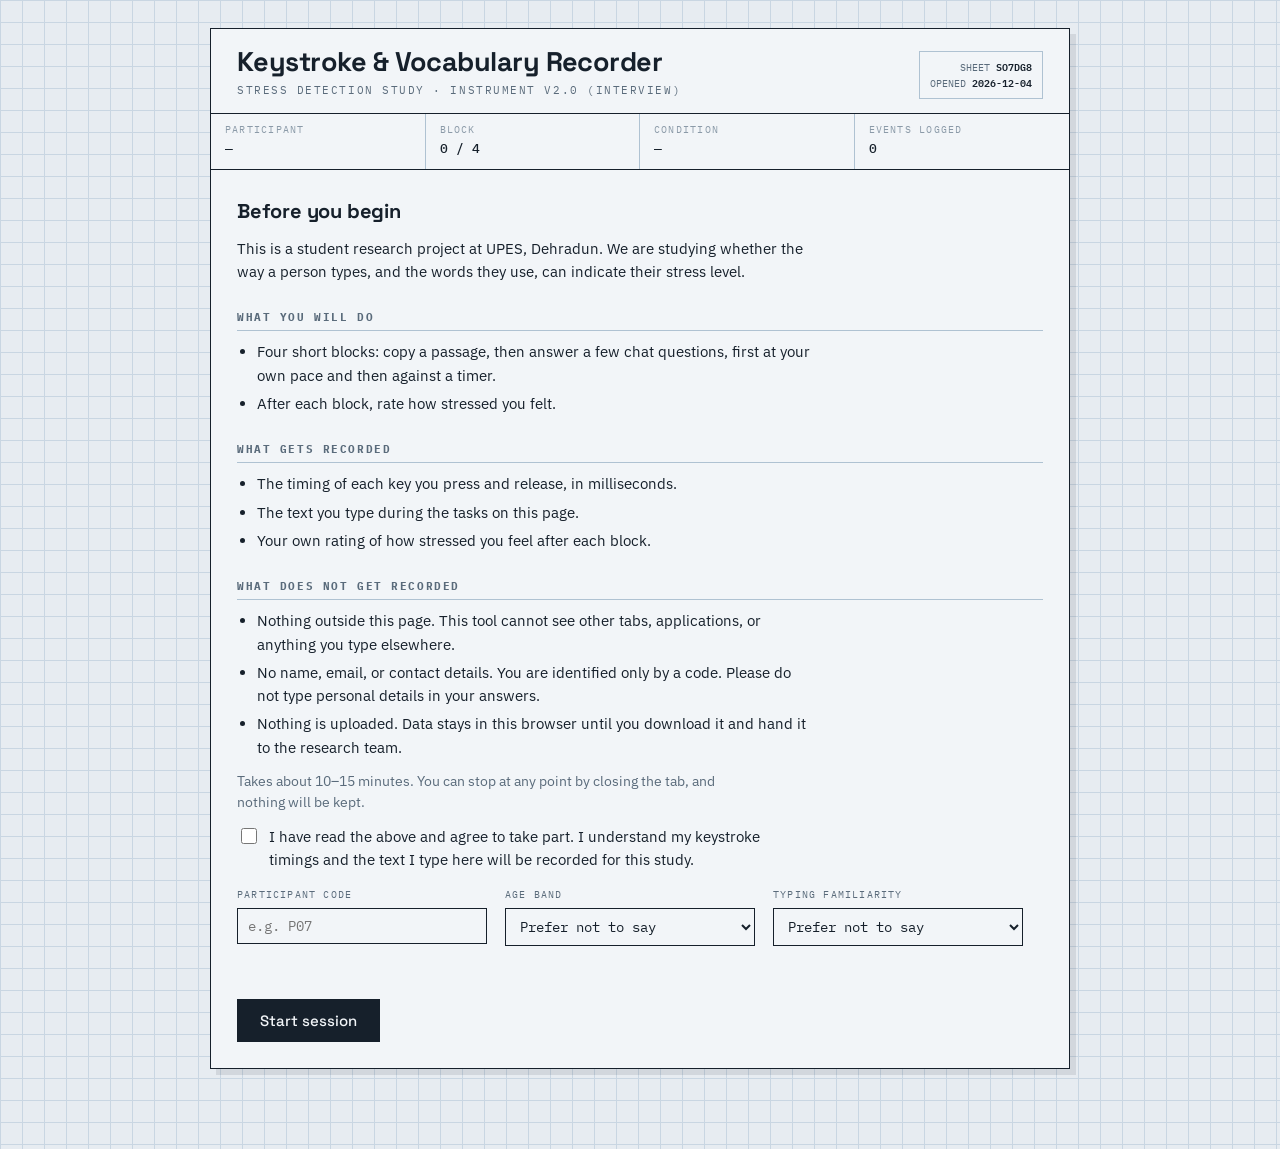
<file: collector/typing_collector.html>
<!DOCTYPE html>
<html lang="en">
<head>
<meta charset="utf-8">
<meta name="viewport" content="width=device-width, initial-scale=1">
<title>Keystroke &amp; Vocabulary Recorder — Stress Study</title>
<link rel="preconnect" href="https://fonts.googleapis.com">
<link rel="preconnect" href="https://fonts.gstatic.com" crossorigin>
<link href="https://fonts.googleapis.com/css2?family=Space+Grotesk:wght@400;500;700&family=IBM+Plex+Mono:wght@400;500;600&family=IBM+Plex+Sans:wght@400;500;600&display=swap" rel="stylesheet">
<style>
:root{
  --paper:#E7ECF1;
  --paper-2:#F2F5F8;
  --grid:#C9D6E2;
  --grid-strong:#AFC2D2;
  --ink:#16202B;
  --ink-soft:#5A6B7B;
  --ink-faint:#8B9AA8;
  --pen:#B3123F;
  --pen-soft:#E4B5C3;
  --calm:#0F766E;
  --rule:#16202B;
  --focus:#B3123F;
}
*{box-sizing:border-box}
html,body{margin:0;padding:0}
body{
  background:var(--paper);
  background-image:
    linear-gradient(var(--grid) 1px, transparent 1px),
    linear-gradient(90deg, var(--grid) 1px, transparent 1px);
  background-size:22px 22px;
  color:var(--ink);
  font-family:'IBM Plex Sans',system-ui,sans-serif;
  font-size:15px;
  line-height:1.55;
  min-height:100vh;
  padding:28px 20px 80px;
}
.sheet{
  max-width:860px;margin:0 auto;
  background:var(--paper-2);
  border:1.5px solid var(--rule);
  box-shadow:6px 6px 0 rgba(22,32,43,.10);
}

/* ---- masthead ---- */
.masthead{border-bottom:1.5px solid var(--rule);padding:18px 26px 14px;display:flex;justify-content:space-between;align-items:flex-end;gap:18px;flex-wrap:wrap}
.masthead h1{
  font-family:'Space Grotesk',sans-serif;font-weight:700;
  font-size:clamp(19px,3.4vw,27px);letter-spacing:-.02em;margin:0;line-height:1.1;
}
.masthead .sub{font-family:'IBM Plex Mono',monospace;font-size:11px;letter-spacing:.14em;text-transform:uppercase;color:var(--ink-soft);margin-top:5px}
.stamp{font-family:'IBM Plex Mono',monospace;font-size:10px;line-height:1.5;text-align:right;color:var(--ink-soft);border:1px solid var(--grid-strong);padding:7px 10px;white-space:nowrap}
.stamp b{color:var(--ink);font-weight:600}

/* ---- field row (lab form) ---- */
.fields{display:flex;border-bottom:1.5px solid var(--rule);flex-wrap:wrap}
.field{flex:1 1 140px;padding:9px 14px;border-right:1px solid var(--grid-strong);min-width:0}
.field:last-child{border-right:none}
.field .k{font-family:'IBM Plex Mono',monospace;font-size:9.5px;letter-spacing:.13em;text-transform:uppercase;color:var(--ink-faint)}
.field .v{font-family:'IBM Plex Mono',monospace;font-size:13px;font-weight:500;margin-top:2px;overflow:hidden;text-overflow:ellipsis}

.body{padding:26px}
.screen{display:none}
.screen.on{display:block}

h2{font-family:'Space Grotesk',sans-serif;font-size:20px;letter-spacing:-.01em;margin:0 0 10px}
h3{font-family:'IBM Plex Mono',monospace;font-size:10.5px;letter-spacing:.15em;text-transform:uppercase;color:var(--ink-soft);margin:26px 0 9px;padding-bottom:5px;border-bottom:1px solid var(--grid-strong)}
p{margin:0 0 12px;max-width:64ch}
.muted{color:var(--ink-soft);font-size:13.5px}
ul{margin:0 0 12px;padding-left:20px;max-width:64ch}
li{margin-bottom:5px}

/* ---- controls ---- */
label.inline{display:flex;gap:9px;align-items:flex-start;margin:10px 0;cursor:pointer;max-width:64ch}
input[type=checkbox]{margin-top:3px;width:16px;height:16px;accent-color:var(--pen);flex-shrink:0}
input[type=text],input[type=number],select{
  font-family:'IBM Plex Mono',monospace;font-size:14px;padding:8px 10px;
  border:1.5px solid var(--ink);background:var(--paper-2);color:var(--ink);border-radius:0;width:100%;max-width:250px;
}
input:focus-visible,select:focus-visible,textarea:focus-visible,button:focus-visible{outline:2.5px solid var(--focus);outline-offset:2px}
.row{display:flex;gap:18px;flex-wrap:wrap;margin-bottom:14px}
.row>div{flex:0 1 250px}
.row .k{font-family:'IBM Plex Mono',monospace;font-size:10px;letter-spacing:.12em;text-transform:uppercase;color:var(--ink-soft);display:block;margin-bottom:5px}

button{
  font-family:'Space Grotesk',sans-serif;font-weight:500;font-size:15px;
  padding:11px 22px;border:1.5px solid var(--ink);background:var(--ink);color:var(--paper-2);
  cursor:pointer;border-radius:0;transition:transform .08s ease, box-shadow .08s ease;
}
button:hover:not(:disabled){transform:translate(-1px,-1px);box-shadow:3px 3px 0 rgba(22,32,43,.28)}
button:active:not(:disabled){transform:translate(0,0);box-shadow:none}
button:disabled{opacity:.35;cursor:not-allowed}
button.ghost{background:transparent;color:var(--ink)}
button.pen{background:var(--pen);border-color:var(--pen)}
.actions{display:flex;gap:11px;flex-wrap:wrap;margin-top:22px;align-items:center}

/* ---- condition banner ---- */
.banner{border:1.5px solid var(--ink);padding:13px 16px;margin-bottom:18px;display:flex;justify-content:space-between;align-items:center;gap:14px;flex-wrap:wrap}
.banner.calm{border-color:var(--calm);background:rgba(15,118,110,.06)}
.banner.pressed{border-color:var(--pen);background:rgba(179,18,63,.06)}
.banner .lbl{font-family:'IBM Plex Mono',monospace;font-size:10px;letter-spacing:.15em;text-transform:uppercase;color:var(--ink-soft)}
.banner .title{font-family:'Space Grotesk',sans-serif;font-weight:700;font-size:17px;margin-top:1px}
.clock{font-family:'IBM Plex Mono',monospace;font-size:30px;font-weight:600;font-variant-numeric:tabular-nums;letter-spacing:-.02em}
.clock.warn{color:var(--pen)}

/* ---- passage ---- */
.passage{
  border-left:3px solid var(--grid-strong);padding:12px 16px;margin-bottom:16px;
  font-family:'IBM Plex Sans',sans-serif;font-size:15.5px;line-height:1.7;background:rgba(201,214,226,.20);
}
.prompt{border-left:3px solid var(--pen);padding:12px 16px;margin-bottom:16px;background:rgba(179,18,63,.05);font-size:15.5px}

textarea{
  width:100%;min-height:180px;padding:14px;font-family:'IBM Plex Mono',monospace;font-size:14.5px;line-height:1.65;
  border:1.5px solid var(--ink);background:var(--paper-2);color:var(--ink);resize:vertical;border-radius:0;
}
textarea:disabled{opacity:.55}

/* ---- live trace: the signature ---- */
.trace-wrap{margin-top:16px;border:1.5px solid var(--ink);background:var(--paper-2)}
.trace-head{display:flex;justify-content:space-between;align-items:center;padding:6px 11px;border-bottom:1px solid var(--grid-strong);font-family:'IBM Plex Mono',monospace;font-size:9.5px;letter-spacing:.14em;text-transform:uppercase;color:var(--ink-soft)}
canvas{display:block;width:100%;height:96px}
.readout{display:flex;border-top:1px solid var(--grid-strong);flex-wrap:wrap}
.cell{flex:1 1 88px;padding:7px 11px;border-right:1px solid var(--grid-strong)}
.cell:last-child{border-right:none}
.cell .k{font-family:'IBM Plex Mono',monospace;font-size:9px;letter-spacing:.11em;text-transform:uppercase;color:var(--ink-faint)}
.cell .v{font-family:'IBM Plex Mono',monospace;font-size:17px;font-weight:600;font-variant-numeric:tabular-nums}

/* ---- rating scale ---- */
.scale{display:flex;gap:8px;flex-wrap:wrap;margin:12px 0 6px}
.scale button{flex:1 1 84px;background:transparent;color:var(--ink);padding:14px 8px;font-family:'IBM Plex Mono',monospace;font-size:13px}
.scale button.sel{background:var(--pen);border-color:var(--pen);color:var(--paper-2)}
.scale-ends{display:flex;justify-content:space-between;font-family:'IBM Plex Mono',monospace;font-size:10px;color:var(--ink-faint);text-transform:uppercase;letter-spacing:.1em}

/* ---- progress ---- */
.blocks{display:flex;gap:5px;margin-bottom:20px}
.blk{flex:1;height:5px;background:var(--grid)}
.blk.done{background:var(--calm)}
.blk.now{background:var(--pen)}

table{width:100%;border-collapse:collapse;font-family:'IBM Plex Mono',monospace;font-size:12.5px;margin-bottom:8px}
th,td{text-align:left;padding:6px 9px;border-bottom:1px solid var(--grid-strong)}
th{font-size:9.5px;letter-spacing:.12em;text-transform:uppercase;color:var(--ink-faint);font-weight:500}
td.num{text-align:right;font-variant-numeric:tabular-nums}

.note{font-family:'IBM Plex Mono',monospace;font-size:11.5px;color:var(--ink-soft);border-top:1px solid var(--grid-strong);padding-top:12px;margin-top:24px}
.err{color:var(--pen);font-family:'IBM Plex Mono',monospace;font-size:12.5px;margin-top:9px;min-height:17px}

@media (prefers-reduced-motion:reduce){*{transition:none!important;animation:none!important}
button:hover:not(:disabled){transform:none;box-shadow:none}}
@media (max-width:560px){body{padding:12px 8px 60px}.body{padding:18px 15px}.masthead{padding:15px 16px 12px}}

/* ---- chat (interview blocks) ---- */
.qcount{font-family:'IBM Plex Mono',monospace;font-size:11px;letter-spacing:.12em;text-transform:uppercase;color:var(--ink-soft);margin-bottom:10px}
.chatlog{border:1.5px solid var(--ink);background:var(--paper);padding:14px;height:300px;overflow-y:auto;margin-bottom:12px;display:flex;flex-direction:column;gap:9px}
.msg{max-width:78%;padding:9px 13px;font-size:15px;line-height:1.5;white-space:pre-wrap;overflow-wrap:anywhere}
.msg.bot{align-self:flex-start;background:var(--paper-2);border:1.5px solid var(--grid-strong)}
.msg.bot.q{border-color:var(--ink);font-weight:500}
.msg.me{align-self:flex-end;background:var(--ink);color:var(--paper-2)}
.msg.me.late{background:var(--pen)}
.msg .meta{display:block;font-family:'IBM Plex Mono',monospace;font-size:9.5px;letter-spacing:.1em;text-transform:uppercase;opacity:.7;margin-top:3px}
#reply{min-height:96px}
.recover{border:1.5px dashed var(--pen);padding:10px 14px;margin-bottom:18px;font-size:13.5px;display:none}
.recover.on{display:block}
</style>
</head>
<body>
<div class="sheet">

  <div class="masthead">
    <div>
      <h1>Keystroke &amp; Vocabulary Recorder</h1>
      <div class="sub">Stress Detection Study · Instrument v2.0 (interview)</div>
    </div>
    <div class="stamp">
      SHEET <b id="stampId">—</b><br>
      OPENED <b id="stampDate">—</b>
    </div>
  </div>

  <div class="fields">
    <div class="field"><div class="k">Participant</div><div class="v" id="fParticipant">—</div></div>
    <div class="field"><div class="k">Block</div><div class="v" id="fBlock">0 / 4</div></div>
    <div class="field"><div class="k">Condition</div><div class="v" id="fCondition">—</div></div>
    <div class="field"><div class="k">Events logged</div><div class="v" id="fEvents">0</div></div>
  </div>

  <div class="body">

  <div class="recover" id="recoverBox">
    A recording from an earlier visit is still saved in this browser
    (<b id="recoverWho">—</b>).
    <div class="actions" style="margin-top:8px">
      <button class="pen" id="btnRecoverDl">Download recovered data</button>
      <button class="ghost" id="btnRecoverDrop">Discard it</button>
    </div>
  </div>

  <!-- ================= CONSENT ================= -->
  <section class="screen on" id="s-consent">
    <h2>Before you begin</h2>
    <p>This is a student research project at UPES, Dehradun. We are studying whether the way a person types, and the words they use, can indicate their stress level.</p>

    <h3>What you will do</h3>
    <ul>
      <li>Four short blocks: copy a passage, then answer a few chat questions, first at your own pace and then against a timer.</li>
      <li>After each block, rate how stressed you felt.</li>
    </ul>

    <h3>What gets recorded</h3>
    <ul>
      <li>The timing of each key you press and release, in milliseconds.</li>
      <li>The text you type during the tasks on this page.</li>
      <li>Your own rating of how stressed you feel after each block.</li>
    </ul>

    <h3>What does not get recorded</h3>
    <ul>
      <li>Nothing outside this page. This tool cannot see other tabs, applications, or anything you type elsewhere.</li>
      <li>No name, email, or contact details. You are identified only by a code. Please do not type personal details in your answers.</li>
      <li>Nothing is uploaded. Data stays in this browser until you download it and hand it to the research team.</li>
    </ul>

    <p class="muted">Takes about 10–15 minutes. You can stop at any point by closing the tab, and nothing will be kept.</p>

    <label class="inline">
      <input type="checkbox" id="consent">
      <span>I have read the above and agree to take part. I understand my keystroke timings and the text I type here will be recorded for this study.</span>
    </label>

    <div class="row" style="margin-top:16px">
      <div>
        <span class="k">Participant code</span>
        <input type="text" id="pid" placeholder="e.g. P07" maxlength="12" autocomplete="off">
      </div>
      <div>
        <span class="k">Age band</span>
        <select id="age">
          <option value="">Prefer not to say</option>
          <option>18–21</option><option>22–25</option><option>26–30</option><option>31+</option>
        </select>
      </div>
      <div>
        <span class="k">Typing familiarity</span>
        <select id="skill">
          <option value="">Prefer not to say</option>
          <option>Beginner</option><option>Comfortable</option><option>Touch typist</option>
        </select>
      </div>
    </div>

    <div class="err" id="consentErr"></div>
    <div class="actions"><button id="btnStart">Start session</button></div>
  </section>

  <!-- ================= BRIEF ================= -->
  <section class="screen" id="s-brief">
    <h2 id="briefTitle">Block 1 of 4</h2>
    <div class="blocks" id="briefBlocks"></div>
    <div class="banner" id="briefBanner">
      <div><div class="lbl">Condition</div><div class="title" id="briefCond">—</div></div>
      <div><div class="lbl">Task</div><div class="title" id="briefTask">—</div></div>
    </div>
    <p id="briefText"></p>
    <p class="muted" id="briefHint"></p>
    <div class="actions"><button id="btnBegin">Begin</button></div>
  </section>

  <!-- ================= COPY TASK ================= -->
  <section class="screen" id="s-task">
    <div class="banner" id="taskBanner">
      <div><div class="lbl">Condition</div><div class="title" id="taskCond">—</div></div>
      <div class="clock" id="clock">00:00</div>
    </div>

    <div id="passageBox" class="passage"></div>

    <textarea id="entry" spellcheck="false" autocomplete="off" autocapitalize="off"
      placeholder="Start typing here…"></textarea>

    <div id="traceSlotTask"></div>

    <div class="err" id="taskErr"></div>
    <div class="actions"><button id="btnDone">Finish task</button>
      <span class="muted" id="taskFloor"></span></div>
  </section>

  <!-- ================= CHAT TASK ================= -->
  <section class="screen" id="s-chat">
    <div class="banner" id="chatBanner">
      <div><div class="lbl">Condition</div><div class="title" id="chatCond">—</div></div>
      <div class="clock" id="chatClock">00:00</div>
    </div>
    <div class="qcount" id="qCount">Question 1 of 4</div>

    <div class="chatlog" id="chatLog" aria-live="polite"></div>

    <textarea id="reply" spellcheck="false" autocomplete="off" autocapitalize="off"
      placeholder="Type your answer… (Enter sends, Shift+Enter for a new line)"></textarea>

    <div id="traceSlotChat"></div>

    <div class="err" id="chatErr"></div>
    <div class="actions"><button id="btnSend">Send answer</button>
      <span class="muted" id="chatFloor"></span></div>
  </section>

  <!-- shared live trace, moved into whichever task screen is active -->
  <div class="trace-wrap" id="traceWrap">
    <div class="trace-head"><span>Inter-key interval trace</span><span id="traceScale">0–600 ms</span></div>
    <canvas id="trace" width="1600" height="192" aria-label="Live trace of the time between your keystrokes"></canvas>
    <div class="readout">
      <div class="cell"><div class="k">Keys</div><div class="v" id="mKeys">0</div></div>
      <div class="cell"><div class="k">Speed cpm</div><div class="v" id="mSpeed">0</div></div>
      <div class="cell"><div class="k">Corrections</div><div class="v" id="mBack">0</div></div>
      <div class="cell"><div class="k">Pauses &gt;2s</div><div class="v" id="mPause">0</div></div>
      <div class="cell"><div class="k">Median IKI</div><div class="v" id="mIki">—</div></div>
    </div>
  </div>

  <!-- ================= RATING ================= -->
  <section class="screen" id="s-rate">
    <h2>How did that feel?</h2>
    <p class="muted">Answer for how you felt <em>during the block you just did</em>, not in general.</p>

    <h3>Stress level</h3>
    <div class="scale" id="scaleStress">
      <button data-v="Low">Low</button>
      <button data-v="Medium">Medium</button>
      <button data-v="High">High</button>
    </div>

    <h3>Intensity</h3>
    <div class="scale" id="scaleIntensity">
      <button data-v="1">1</button><button data-v="2">2</button><button data-v="3">3</button>
      <button data-v="4">4</button><button data-v="5">5</button>
    </div>
    <div class="scale-ends"><span>Completely relaxed</span><span>Extremely stressed</span></div>

    <h3>Time pressure felt</h3>
    <div class="scale" id="scalePressure">
      <button data-v="1">1</button><button data-v="2">2</button><button data-v="3">3</button>
      <button data-v="4">4</button><button data-v="5">5</button>
    </div>
    <div class="scale-ends"><span>None at all</span><span>Very high</span></div>

    <div class="err" id="rateErr"></div>
    <div class="actions"><button id="btnNext">Continue</button></div>
  </section>

  <!-- ================= DONE ================= -->
  <section class="screen" id="s-done">
    <h2>Session complete</h2>
    <p>Thank you. Download the files and send them to the research team.</p>

    <h3>Recorded</h3>
    <table id="summary"></table>

    <div class="actions">
      <button class="pen" id="btnCsvAll">Download both CSV files</button>
      <button class="ghost" id="btnCsvSessions">sessions.csv only</button>
      <button class="ghost" id="btnCsvKeys">keystrokes.csv only</button>
      <button class="ghost" id="btnJson">Raw JSON</button>
    </div>

    <div class="actions">
      <button class="ghost" id="btnAnother">Record another participant</button>
    </div>

    <div class="note">
      sessions.csv holds one row per copy task and one row per chat answer, with the typed text and the block's ratings.
      keystrokes.csv holds one row per key event with millisecond timings.
      They join on <b>session_id</b>. Put both in <b>data/own/</b>.
    </div>
  </section>

  </div>
</div>

<script>
"use strict";

/* ------------------------------------------------------------------
   Study design (v2, interview):
     B1 relaxed  · copy a passage        (no timer)
     B2 relaxed  · chat, 4 questions     (no timer)
     B3 pressured· copy a passage        (timer)
     B4 pressured· chat, 4 questions     (timer per answer)
   Relaxed blocks run first so the pressure condition cannot contaminate
   the relaxed baseline.

   Confound control: the two passages are matched in length and
   structure, and the chat questions come from ONE neutral pool that is
   shuffled per participant. Which passage and which questions land in
   which condition is random, so any difference between conditions comes
   from the time pressure, not from the topic or the text difficulty.
-------------------------------------------------------------------*/
const PASSAGES = [
  { id:"P1", text:"The library on the north side of campus stays open until midnight during term time. Most students sit near the windows because the light is better there and the tables are wider. A small noticeboard by the entrance lists the opening hours for each day of the week." },
  { id:"P2", text:"The bus to the city centre leaves from the stop outside the main gate every twenty minutes. Most passengers sit near the front because the seats are newer there and the view is clearer. A printed timetable on the shelter lists the first and last buses for each day of the week." }
];

const QUESTIONS = [
  { id:"Q1", text:"What did you do yesterday evening?" },
  { id:"Q2", text:"Describe your usual morning routine." },
  { id:"Q3", text:"What are your plans for the coming weekend?" },
  { id:"Q4", text:"Tell me about a place where you like to spend time, and why." },
  { id:"Q5", text:"How do you usually get to class or work, and how long does it take?" },
  { id:"Q6", text:"Describe a meal you had recently." },
  { id:"Q7", text:"What is something you have learned or worked on this week?" },
  { id:"Q8", text:"Tell me about a hobby or activity you do regularly." }
];

const QUESTIONS_PER_BLOCK = 4;
const MIN_COPY_CHARS  = 60;
const MIN_REPLY_CHARS = 20;
const PAUSE_MS        = 2000;
const COPY_LIMIT_S    = 75;   // pressured copy
const REPLY_LIMIT_S   = 30;   // pressured chat, per answer

const BLOCKS = [
  { cond:"relaxed",   task:"copy", limit:0,
    text:"Type the passage below at whatever pace feels natural. There is no timer and no score. Accuracy does not matter.",
    hint:"Take as long as you like." },
  { cond:"relaxed",   task:"chat", limit:0,
    text:`You will be asked ${QUESTIONS_PER_BLOCK} short everyday questions in a chat. Answer each in a sentence or two.`,
    hint:`No time limit. Aim for at least ${MIN_REPLY_CHARS} characters per answer.` },
  { cond:"pressured", task:"copy", limit:COPY_LIMIT_S,
    text:`Type the passage below as quickly and accurately as you can. You have ${COPY_LIMIT_S} seconds.`,
    hint:"The timer starts on your first keystroke. When it reaches zero the task ends." },
  { cond:"pressured", task:"chat", limit:REPLY_LIMIT_S,
    text:`${QUESTIONS_PER_BLOCK} more chat questions — but now you have only ${REPLY_LIMIT_S} seconds per answer. Answer as fully as you can before the timer runs out.`,
    hint:"The timer starts as soon as each question appears. When it reaches zero your answer is sent as it is." }
];

const ACKS = ["Thanks.", "Got it.", "Okay, noted.", "Thank you.", "Understood."];

function shuffle(a){ const b=[...a]; for(let i=b.length-1;i>0;i--){ const j=Math.floor(Math.random()*(i+1)); [b[i],b[j]]=[b[j],b[i]]; } return b; }

function newPlan(){
  const passages = shuffle(PASSAGES);
  const qs = shuffle(QUESTIONS);
  return {
    passage: { relaxed: passages[0], pressured: passages[1] },
    questions: { relaxed: qs.slice(0,QUESTIONS_PER_BLOCK), pressured: qs.slice(QUESTIONS_PER_BLOCK, 2*QUESTIONS_PER_BLOCK) }
  };
}

const state = {
  participant:{ id:"", age:"", skill:"", consentAt:"" },
  sheetId: "S" + Math.random().toString(36).slice(2,7).toUpperCase(),
  plan: newPlan(),
  blockIndex: 0,
  sessions: [],        // finished + rated
  blockSessions: [],   // finished, awaiting the block rating
  current: null,
  turn: 0,
  rating: { stress:null, intensity:null, pressure:null }
};

/* ---------- tiny helpers ---------- */
const $ = id => document.getElementById(id);
const show = id => { document.querySelectorAll(".screen").forEach(s=>s.classList.remove("on")); $(id).classList.add("on"); window.scrollTo({top:0,behavior:"instant"}); };
const pad2 = n => String(n).padStart(2,"0");
const nowIso = () => new Date().toISOString();
const fmtClock = s => `${pad2(Math.floor(s/60))}:${pad2(Math.floor(s%60))}`;

function median(a){ if(!a.length) return null; const s=[...a].sort((x,y)=>x-y); const m=s.length>>1;
  return s.length%2 ? s[m] : (s[m-1]+s[m])/2; }

/* ---------- stamps ---------- */
$("stampId").textContent = state.sheetId;
$("stampDate").textContent = new Date().toISOString().slice(0,10);

/* ================= CONSENT ================= */
$("btnStart").addEventListener("click", () => {
  const id = $("pid").value.trim().replace(/[^A-Za-z0-9_-]/g,"");
  if(!$("consent").checked){ $("consentErr").textContent = "Tick the consent box to continue."; return; }
  if(!id){ $("consentErr").textContent = "Enter a participant code (letters and digits) so the files can be matched up."; return; }
  $("consentErr").textContent = "";
  state.participant = { id, age:$("age").value, skill:$("skill").value, consentAt: nowIso() };
  $("fParticipant").textContent = id;
  state.blockIndex = 0;
  openBrief();
});

/* ================= BRIEF ================= */
function renderBlocks(el){
  el.innerHTML = "";
  BLOCKS.forEach((_,i)=>{
    const d=document.createElement("div");
    d.className = "blk" + (i<state.blockIndex ? " done" : i===state.blockIndex ? " now" : "");
    el.appendChild(d);
  });
}

function openBrief(){
  const b = BLOCKS[state.blockIndex];
  $("briefTitle").textContent = `Block ${state.blockIndex+1} of ${BLOCKS.length}`;
  $("briefCond").textContent  = b.cond === "relaxed" ? "Relaxed" : "Time pressure";
  $("briefTask").textContent  = b.task === "copy" ? "Copy passage" : "Chat questions";
  $("briefText").textContent  = b.text;
  $("briefHint").textContent  = b.hint;
  $("briefBanner").className  = "banner " + (b.cond==="relaxed" ? "calm" : "pressed");
  renderBlocks($("briefBlocks"));
  $("fBlock").textContent = `${state.blockIndex+1} / ${BLOCKS.length}`;
  $("fCondition").textContent = b.cond === "relaxed" ? "Relaxed" : "Pressured";
  show("s-brief");
}
$("btnBegin").addEventListener("click", () => {
  state.blockSessions = [];
  BLOCKS[state.blockIndex].task === "copy" ? startCopy() : startChat();
});

/* ================= SESSION RECORDING (shared) ================= */
let tickHandle = null, started = false;

function newSession(extra){
  const b = BLOCKS[state.blockIndex];
  return Object.assign({
    block: state.blockIndex+1,
    condition: b.cond,
    task_type: b.task,
    time_limit_s: b.limit,
    turn: 0,
    prompt_id: "",
    prompt: "",
    started_at: nowIso(),
    t0: performance.now(),
    events: [],
    downAt: new Map(),
    ikis: [],
    lastDown: null,
    backspaces: 0,
    pauses: 0
  }, extra);
}

function recordDown(e){
  const c = state.current; if(!c) return;
  const t = performance.now() - c.t0;
  if(!c.downAt.has(e.code)) c.downAt.set(e.code, t);
  if(c.lastDown !== null){
    const iki = t - c.lastDown;
    if(iki >= 0 && iki < 60000){
      c.ikis.push(iki);
      if(iki > PAUSE_MS) c.pauses++;
      pushTrace(iki);
    }
  }
  c.lastDown = t;
  if(e.key === "Backspace" || e.key === "Delete") c.backspaces++;
  c.events.push({ ev:"down", key:e.key, code:e.code, t:+t.toFixed(2),
                  shift:e.shiftKey?1:0, ctrl:e.ctrlKey?1:0, alt:e.altKey?1:0 });
  updateMetrics();
}

function recordUp(e){
  const c = state.current; if(!c) return;
  const t = performance.now() - c.t0;
  let dwell = null;
  if(c.downAt.has(e.code)){ dwell = t - c.downAt.get(e.code); c.downAt.delete(e.code); }
  c.events.push({ ev:"up", key:e.key, code:e.code, t:+t.toFixed(2),
                  dwell: dwell===null?"":+dwell.toFixed(2), shift:0, ctrl:0, alt:0 });
}

function closeSession(text, timedOut){
  const c = state.current;
  const durMs = performance.now() - c.t0;
  const downs = c.events.filter(e=>e.ev==="down").length;
  const dwells = c.events.filter(e=>e.ev==="up" && e.dwell!=="" && e.dwell<2000).map(e=>e.dwell);

  c.typed_text   = text;
  c.ended_at     = nowIso();
  c.duration_s   = +(durMs/1000).toFixed(2);
  c.char_count   = text.length;
  c.word_count   = text.trim() ? text.trim().split(/\s+/).length : 0;
  c.keystrokes   = downs;
  c.typing_speed_cpm = +(text.length/(durMs/60000)).toFixed(2);
  c.backspace_rate   = downs ? +(c.backspaces/downs).toFixed(4) : 0;
  c.long_pause_rate  = c.ikis.length ? +(c.pauses/c.ikis.length).toFixed(4) : 0;
  c.median_iki_ms    = median(c.ikis) === null ? "" : +median(c.ikis).toFixed(2);
  c.mean_iki_ms      = c.ikis.length ? +(c.ikis.reduce((a,b)=>a+b,0)/c.ikis.length).toFixed(2) : "";
  c.mean_dwell_ms    = dwells.length ? +(dwells.reduce((a,b)=>a+b,0)/dwells.length).toFixed(2) : "";
  c.timed_out        = timedOut ? 1 : 0;
  delete c.downAt;
  state.blockSessions.push(c);
  state.current = null;
  persist();
}

function attachTrace(slotId){ $(slotId).appendChild($("traceWrap")); resetTrace(); updateMetrics(); }

/* ================= COPY TASK ================= */
function startCopy(){
  const b = BLOCKS[state.blockIndex];
  const passage = state.plan.passage[b.cond];
  state.current = newSession({
    session_id: `${state.participant.id}_B${state.blockIndex+1}`,
    prompt_id: passage.id,
    prompt: passage.text
  });
  started = false;

  $("taskCond").textContent = b.cond==="relaxed" ? "Relaxed" : "Time pressure";
  $("taskBanner").className = "banner " + (b.cond==="relaxed" ? "calm" : "pressed");
  $("taskErr").textContent = "";
  $("taskFloor").textContent = `Minimum ${MIN_COPY_CHARS} characters.`;
  $("passageBox").textContent = passage.text;

  const ta = $("entry");
  ta.value = ""; ta.disabled = false;
  $("clock").textContent = b.limit ? fmtClock(b.limit) : "00:00";
  $("clock").classList.remove("warn");
  attachTrace("traceSlotTask");
  show("s-task");
  ta.focus();
}

const entry = $("entry");
entry.addEventListener("keydown", e => {
  if(!state.current) return;
  if(!started){ started = true; beginCopyClock(); }
  recordDown(e);
});
entry.addEventListener("keyup", recordUp);

function beginCopyClock(){
  const b = BLOCKS[state.blockIndex];
  const t0 = performance.now();
  clearInterval(tickHandle);
  tickHandle = setInterval(()=>{
    const el = (performance.now()-t0)/1000;
    if(b.limit){
      const left = Math.max(0, b.limit - el);
      $("clock").textContent = fmtClock(left);
      $("clock").classList.toggle("warn", left <= 15);
      if(left <= 0){ clearInterval(tickHandle); finishCopy(true); }
    } else {
      $("clock").textContent = fmtClock(el);
    }
    updateMetrics();
  }, 200);
}

$("btnDone").addEventListener("click", ()=>finishCopy(false));

function finishCopy(auto){
  if(!state.current) return;
  const text = entry.value;
  if(!auto && text.trim().length < MIN_COPY_CHARS){
    $("taskErr").textContent = `Type at least ${MIN_COPY_CHARS} characters before finishing (currently ${text.trim().length}).`;
    return;
  }
  clearInterval(tickHandle);
  entry.disabled = true;
  closeSession(text, auto);
  openRating();
}

/* ================= CHAT TASK ================= */
const reply = $("reply");
let chatBusy = false;

function botSay(text, cls){
  const m = document.createElement("div");
  m.className = "msg bot" + (cls ? " "+cls : "");
  m.textContent = text;
  $("chatLog").appendChild(m);
  $("chatLog").scrollTop = $("chatLog").scrollHeight;
}
function meSay(text, late){
  const m = document.createElement("div");
  m.className = "msg me" + (late ? " late" : "");
  m.textContent = text || "(no answer)";
  if(late){ const s=document.createElement("span"); s.className="meta"; s.textContent="time ran out"; m.appendChild(s); }
  $("chatLog").appendChild(m);
  $("chatLog").scrollTop = $("chatLog").scrollHeight;
}

function startChat(){
  const b = BLOCKS[state.blockIndex];
  state.turn = 0;
  $("chatLog").innerHTML = "";
  $("chatCond").textContent = b.cond==="relaxed" ? "Relaxed" : "Time pressure";
  $("chatBanner").className = "banner " + (b.cond==="relaxed" ? "calm" : "pressed");
  $("chatFloor").textContent = `Minimum ${MIN_REPLY_CHARS} characters.`;
  $("chatErr").textContent = "";
  reply.value = ""; reply.disabled = true;   // enabled once the first question is shown
  attachTrace("traceSlotChat");
  show("s-chat");
  botSay(b.cond==="relaxed"
    ? "Hi! I'll ask you a few short everyday questions. Take your time."
    : `Same again — but you now have ${REPLY_LIMIT_S} seconds per answer. Go!`);
  setTimeout(askNext, 700);
}

function askNext(){
  const b = BLOCKS[state.blockIndex];
  const q = state.plan.questions[b.cond][state.turn];
  $("qCount").textContent = `Question ${state.turn+1} of ${QUESTIONS_PER_BLOCK}`;
  botSay(q.text, "q");
  state.current = newSession({
    session_id: `${state.participant.id}_B${state.blockIndex+1}_T${state.turn+1}`,
    turn: state.turn+1,
    prompt_id: q.id,
    prompt: q.text
  });
  reply.value = ""; reply.disabled = false; chatBusy = false;
  resetTrace(); updateMetrics();
  reply.focus();

  clearInterval(tickHandle);
  const t0 = performance.now();
  $("chatClock").classList.remove("warn");
  $("chatClock").textContent = b.limit ? fmtClock(b.limit) : "00:00";
  tickHandle = setInterval(()=>{
    const el = (performance.now()-t0)/1000;
    if(b.limit){
      const left = Math.max(0, b.limit - el);
      $("chatClock").textContent = fmtClock(left);
      $("chatClock").classList.toggle("warn", left <= 10);
      if(left <= 0){ clearInterval(tickHandle); sendReply(true); }
    } else {
      $("chatClock").textContent = fmtClock(el);
    }
    updateMetrics();
  }, 200);
}

reply.addEventListener("keydown", e => {
  if(!state.current || chatBusy) return;
  // Enter sends. It is not logged: it ends the answer rather than being part of it.
  if(e.key === "Enter" && !e.shiftKey){ e.preventDefault(); sendReply(false); return; }
  recordDown(e);
});
reply.addEventListener("keyup", e => { if(!chatBusy) recordUp(e); });
$("btnSend").addEventListener("click", ()=>sendReply(false));

function sendReply(auto){
  if(!state.current || chatBusy) return;
  const text = reply.value;
  if(!auto && text.trim().length < MIN_REPLY_CHARS){
    $("chatErr").textContent = `Write at least ${MIN_REPLY_CHARS} characters (currently ${text.trim().length}).`;
    return;
  }
  $("chatErr").textContent = "";
  chatBusy = true;
  clearInterval(tickHandle);
  reply.disabled = true;
  closeSession(text, auto);
  meSay(text.trim(), auto);
  state.turn++;
  if(state.turn < QUESTIONS_PER_BLOCK){
    setTimeout(()=>{ botSay(ACKS[Math.floor(Math.random()*ACKS.length)]); setTimeout(askNext, 450); }, 350);
  } else {
    setTimeout(()=>{ botSay("That's all for this block. Thank you!"); setTimeout(openRating, 1100); }, 350);
  }
}

/* ---------- live metrics ---------- */
function updateMetrics(){
  const c = state.current;
  if(!c){ return; }
  const ta = BLOCKS[state.blockIndex].task === "copy" ? entry : reply;
  const chars = ta.value.length;
  const mins = Math.max((performance.now()-c.t0)/60000, 1e-6);
  const downs = c.events.filter(e=>e.ev==="down").length;
  $("mKeys").textContent  = downs;
  $("mSpeed").textContent = downs ? Math.round(chars/mins) : 0;
  $("mBack").textContent  = c.backspaces;
  $("mPause").textContent = c.pauses;
  const m = median(c.ikis);
  $("mIki").textContent   = m===null ? "—" : Math.round(m);
  $("fEvents").textContent = totalEvents() + c.events.length;
}
const totalEvents = () => [...state.sessions, ...state.blockSessions].reduce((n,s)=>n+s.events.length,0);

/* ---------- the trace: a chart-recorder pen for inter-key intervals ---------- */
const cv = $("trace"), cx = cv.getContext("2d");
let traceData = [];
const TRACE_MAX = 160, TRACE_CEIL = 600;

function resetTrace(){ traceData = []; drawTrace(); }
function pushTrace(v){ traceData.push(v); if(traceData.length>TRACE_MAX) traceData.shift(); drawTrace(); }

function drawTrace(){
  const W = cv.width, H = cv.height;
  const css = getComputedStyle(document.documentElement);
  const grid = css.getPropertyValue("--grid").trim() || "#C9D6E2";
  const pen  = css.getPropertyValue("--pen").trim()  || "#B3123F";
  const soft = css.getPropertyValue("--ink-faint").trim() || "#8B9AA8";

  cx.clearRect(0,0,W,H);
  cx.strokeStyle = grid; cx.lineWidth = 1;
  for(let i=1;i<4;i++){ const y=(H/4)*i; cx.beginPath(); cx.moveTo(0,y); cx.lineTo(W,y); cx.stroke(); }

  const yPause = H - (Math.min(PAUSE_MS,TRACE_CEIL)/TRACE_CEIL)*H;
  cx.strokeStyle = soft; cx.setLineDash([5,5]);
  cx.beginPath(); cx.moveTo(0,yPause); cx.lineTo(W,yPause); cx.stroke(); cx.setLineDash([]);

  if(!traceData.length) return;
  const step = W / TRACE_MAX;
  cx.strokeStyle = pen; cx.lineWidth = 2.2; cx.lineJoin="round";
  cx.beginPath();
  traceData.forEach((v,i)=>{
    const x = i*step;
    const y = H - (Math.min(v,TRACE_CEIL)/TRACE_CEIL)*H;
    i ? cx.lineTo(x,y) : cx.moveTo(x,y);
  });
  cx.stroke();
  cx.fillStyle = pen;
  traceData.forEach((v,i)=>{ if(v>TRACE_CEIL){ cx.fillRect(i*step-1.5, 0, 3, 7); } });
}
window.addEventListener("resize", drawTrace);

/* ================= RATING (once per block, applies to every session in it) ================= */
function openRating(){
  state.rating = { stress:null, intensity:null, pressure:null };
  document.querySelectorAll(".scale button").forEach(b=>b.classList.remove("sel"));
  $("rateErr").textContent = "";
  show("s-rate");
}

function wireScale(elId, key){
  $(elId).addEventListener("click", e => {
    const btn = e.target.closest("button"); if(!btn) return;
    $(elId).querySelectorAll("button").forEach(b=>b.classList.remove("sel"));
    btn.classList.add("sel");
    state.rating[key] = btn.dataset.v;
  });
}
wireScale("scaleStress","stress");
wireScale("scaleIntensity","intensity");
wireScale("scalePressure","pressure");

$("btnNext").addEventListener("click", () => {
  const r = state.rating;
  if(!r.stress || !r.intensity || !r.pressure){ $("rateErr").textContent = "Answer all three before continuing."; return; }
  state.blockSessions.forEach(c=>{
    c.self_report_stress = r.stress;
    c.self_report_intensity = +r.intensity;
    c.self_report_pressure = +r.pressure;
    state.sessions.push(c);
  });
  state.blockSessions = [];
  persist();

  state.blockIndex++;
  if(state.blockIndex < BLOCKS.length) openBrief();
  else finishSession();
});

/* ================= DONE ================= */
function finishSession(){
  const t = $("summary");
  t.innerHTML = "<tr><th>Session</th><th>Condition</th><th>Task</th><th class='num'>Words</th><th class='num'>Keys</th><th class='num'>cpm</th><th>Stress</th></tr>";
  state.sessions.forEach(s=>{
    const tr = document.createElement("tr");
    [s.session_id, s.condition, s.task_type].forEach(v=>{ const td=document.createElement("td"); td.textContent=v; tr.appendChild(td); });
    [s.word_count, s.keystrokes, Math.round(s.typing_speed_cpm)].forEach(v=>{ const td=document.createElement("td"); td.className="num"; td.textContent=v; tr.appendChild(td); });
    const td=document.createElement("td"); td.textContent=s.self_report_stress; tr.appendChild(td);
    t.appendChild(tr);
  });
  $("fCondition").textContent = "complete";
  show("s-done");
}

/* ---------- CSV export ---------- */
const SESSION_COLS = ["participant_id","age_band","typing_familiarity","session_id","block","condition",
  "task_type","turn","prompt_id","prompt","time_limit_s","timed_out","started_at","ended_at","duration_s",
  "char_count","word_count","keystrokes","typing_speed_cpm","backspace_count","backspace_rate",
  "long_pause_count","long_pause_rate","median_iki_ms","mean_iki_ms","mean_dwell_ms",
  "self_report_stress","self_report_intensity","self_report_pressure","typed_text"];

function esc(v){
  const s = v===null||v===undefined ? "" : String(v);
  return /[",\n\r]/.test(s) ? '"'+s.replace(/"/g,'""')+'"' : s;
}

function sessionsCsv(p, sessions){
  const rows = [SESSION_COLS.join(",")];
  sessions.forEach(s=>{
    rows.push([p.id,p.age,p.skill,s.session_id,s.block,s.condition,s.task_type,s.turn,s.prompt_id,s.prompt,
      s.time_limit_s,s.timed_out,s.started_at,s.ended_at,s.duration_s,s.char_count,s.word_count,s.keystrokes,
      s.typing_speed_cpm,s.backspaces,s.backspace_rate,s.pauses,s.long_pause_rate,s.median_iki_ms,s.mean_iki_ms,
      s.mean_dwell_ms,s.self_report_stress,s.self_report_intensity,s.self_report_pressure,s.typed_text].map(esc).join(","));
  });
  return rows.join("\n");
}

function keystrokesCsv(p, sessions){
  const rows = ["participant_id,session_id,condition,task_type,turn,event,key,code,t_ms,dwell_ms,shift,ctrl,alt,stress_label"];
  sessions.forEach(s=>{
    s.events.forEach(e=>{
      rows.push([p.id,s.session_id,s.condition,s.task_type,s.turn,e.ev,e.key,e.code,e.t,
        e.dwell===undefined?"":e.dwell,e.shift,e.ctrl,e.alt,s.self_report_stress].map(esc).join(","));
    });
  });
  return rows.join("\n");
}

function download(name, text, mime){
  const blob = new Blob([text], {type: mime || "text/csv;charset=utf-8"});
  const url = URL.createObjectURL(blob);
  const a = document.createElement("a");
  a.href = url; a.download = name; document.body.appendChild(a); a.click();
  document.body.removeChild(a); setTimeout(()=>URL.revokeObjectURL(url), 1500);
}

const tag = () => `${state.participant.id}_${state.sheetId}`;
const dlSessions = () => download(`sessions_${tag()}.csv`, sessionsCsv(state.participant, state.sessions));
const dlKeys     = () => download(`keystrokes_${tag()}.csv`, keystrokesCsv(state.participant, state.sessions));
$("btnCsvSessions").addEventListener("click", dlSessions);
$("btnCsvKeys").addEventListener("click", dlKeys);
$("btnCsvAll").addEventListener("click", ()=>{ dlSessions(); setTimeout(dlKeys, 400); });
$("btnJson").addEventListener("click", ()=>download(`raw_${tag()}.json`,
  JSON.stringify({participant:state.participant, sheet:state.sheetId, plan:state.plan, sessions:state.sessions}, null, 2),
  "application/json"));

$("btnAnother").addEventListener("click", ()=>{
  if(!confirm("Start a new participant? Download the files first — this clears the current session.")) return;
  clearBackup();
  state.sessions = []; state.blockSessions = []; state.blockIndex = 0; state.current = null;
  state.plan = newPlan();
  state.sheetId = "S" + Math.random().toString(36).slice(2,7).toUpperCase();
  $("stampId").textContent = state.sheetId;
  $("pid").value = ""; $("consent").checked = false;
  $("fParticipant").textContent = "—"; $("fBlock").textContent = "0 / 4";
  $("fCondition").textContent = "—"; $("fEvents").textContent = "0";
  show("s-consent");
});

/* ---------- crash resilience (best effort, never blocks the app) ----------
   The full recording is mirrored to localStorage after every answer, so a
   closed tab or crashed browser does not lose a participant's data. */
const BACKUP_KEY = "stress_recorder_backup_v2";
function persist(){
  try{
    const strip = s => { const o = {...s}; delete o.downAt; return o; };
    localStorage.setItem(BACKUP_KEY, JSON.stringify({
      participant: state.participant, sheet: state.sheetId, plan: state.plan,
      sessions: [...state.sessions, ...state.blockSessions].map(strip)
    }));
  }catch(_){ /* private mode or storage full: data still lives in memory */ }
}
function clearBackup(){ try{ localStorage.removeItem(BACKUP_KEY); }catch(_){} }

(function offerRecovery(){
  let saved = null;
  try{ saved = JSON.parse(localStorage.getItem(BACKUP_KEY) || "null"); }catch(_){ saved = null; }
  if(!saved || !saved.sessions || !saved.sessions.length) return;
  $("recoverWho").textContent = `${saved.participant.id || "unknown"}, ${saved.sessions.length} session(s)`;
  $("recoverBox").classList.add("on");
  $("btnRecoverDl").addEventListener("click", ()=>{
    const tagR = `${saved.participant.id}_${saved.sheet}_recovered`;
    const rated = saved.sessions.filter(s=>s.self_report_stress);
    download(`sessions_${tagR}.csv`, sessionsCsv(saved.participant, rated));
    setTimeout(()=>download(`keystrokes_${tagR}.csv`, keystrokesCsv(saved.participant, rated)), 400);
    setTimeout(()=>download(`raw_${tagR}.json`, JSON.stringify(saved, null, 2), "application/json"), 800);
  });
  $("btnRecoverDrop").addEventListener("click", ()=>{
    if(!confirm("Discard the recovered recording permanently?")) return;
    clearBackup(); $("recoverBox").classList.remove("on");
  });
})();

window.addEventListener("beforeunload", e => {
  if((state.sessions.length || state.blockSessions.length) && !$("s-done").classList.contains("on")){
    e.preventDefault(); e.returnValue = "";
  }
});

$("traceSlotTask").appendChild($("traceWrap"));
drawTrace();
</script>
</body>
</html>
</file>
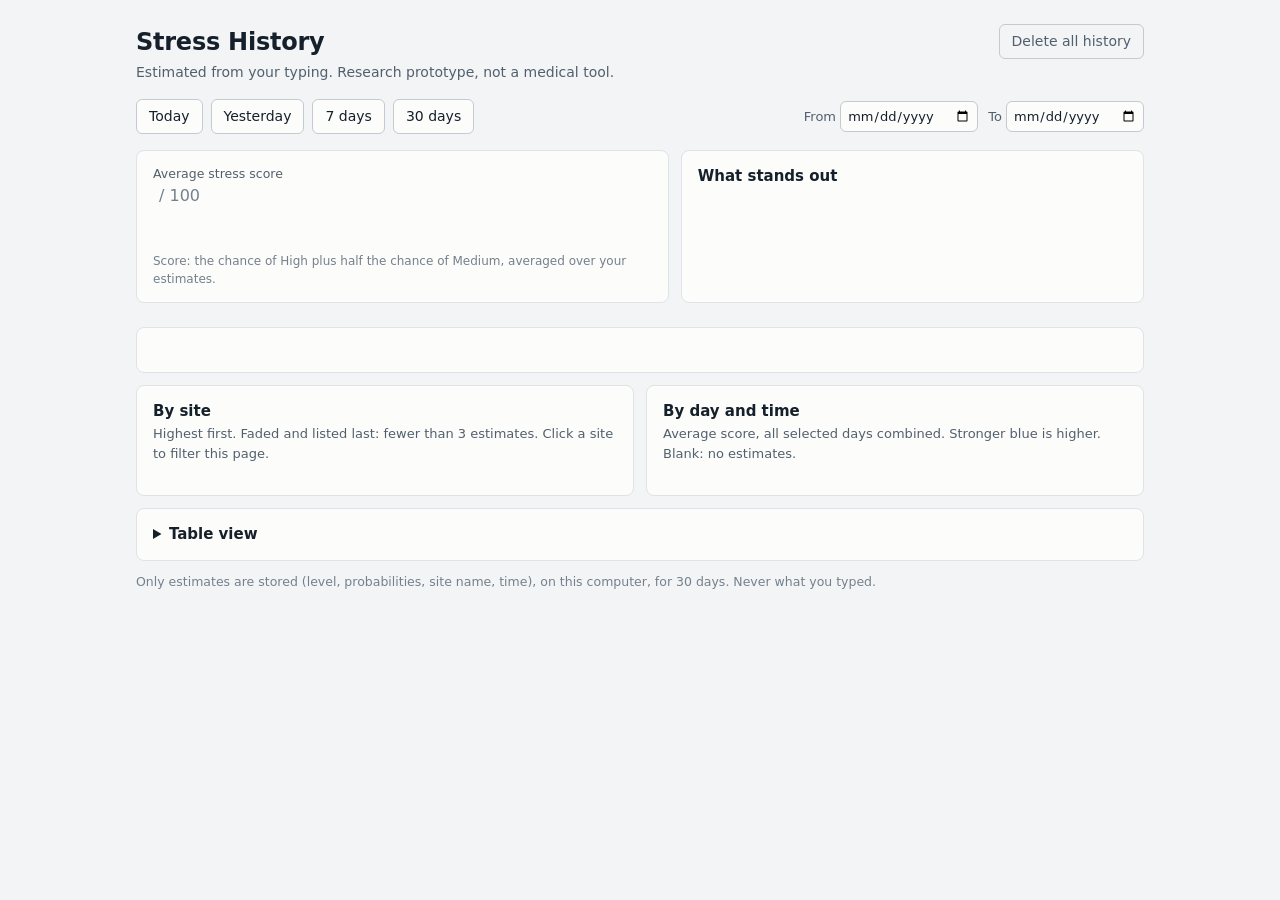
<file: extension/dashboard.html>
<!DOCTYPE html>
<html lang="en">
<head>
<meta charset="utf-8">
<meta name="viewport" content="width=device-width, initial-scale=1">
<title>Stress History</title>
<link rel="icon" href="icons/icon32.png">
<link rel="stylesheet" href="dashboard.css">
</head>
<body>
<main>
  <header>
    <div>
      <h1>Stress History</h1>
      <p class="sub">Estimated from your typing. Research prototype, not a medical tool.</p>
    </div>
    <button id="clear" class="ghost">Delete all history</button>
  </header>

  <div class="filters" role="group" aria-label="Period">
    <button data-range="today">Today</button>
    <button data-range="yesterday">Yesterday</button>
    <button data-range="7">7 days</button>
    <button data-range="30">30 days</button>
    <button id="siteChip" class="chip" hidden></button>
    <span class="custom">
      <label>From <input type="date" id="from"></label>
      <label>To <input type="date" id="to"></label>
    </span>
  </div>

  <p class="warn" id="caveat" hidden></p>

  <p class="empty panel" id="empty" hidden></p>

  <div id="content">
    <div class="top">
      <section class="panel hero" aria-label="Overall">
        <div class="k">Average stress score</div>
        <div class="heroline">
          <span class="figure" id="score"></span><span class="outof">/ 100</span>
          <span class="verdict" id="verdict"></span>
        </div>
        <div class="delta" id="delta"></div>
        <div class="mix" id="mix"></div>
        <div class="legend" id="mixLegend"></div>
        <p class="note">Score: the chance of High plus half the chance of Medium, averaged over your estimates.</p>
      </section>
      <section class="panel" aria-label="What stands out">
        <h2>What stands out</h2>
        <ul class="insights" id="insights"></ul>
        <p class="note" id="insightNote"></p>
      </section>
    </div>

    <section class="tiles" id="tiles" aria-label="Summary"></section>

    <section class="panel">
      <h2 id="timelineTitle"></h2>
      <p class="hint" id="timelineHint"></p>
      <div class="legend" id="legend"></div>
      <div class="chart" id="timeline"></div>
    </section>

    <div class="pair" id="pair">
      <section class="panel" id="sitePanel">
        <h2>By site</h2>
        <p class="hint">Highest first. Faded and listed last: fewer than 3 estimates. Click a site to filter this page.</p>
        <div class="sites" id="sites"></div>
      </section>
      <section class="panel" id="heatPanel">
        <h2>By day and time</h2>
        <p class="hint">Average score, all selected days combined. Stronger blue is higher. Blank: no estimates.</p>
        <div class="heatwrap"><table class="heat" id="heat"></table></div>
        <div class="legend" id="heatLegend"></div>
      </section>
    </div>

    <section class="panel">
      <details>
        <summary>Table view</summary>
        <div class="tablewrap"><table id="table"></table></div>
        <div class="tablewrap" id="siteTableWrap"><table id="siteTable"></table></div>
        <div class="tablewrap" id="heatTableWrap"><table id="heatTable"></table></div>
      </details>
    </section>
  </div>

  <footer>
    Only estimates are stored (level, probabilities, site name, time), on this computer, for
    30 days. Never what you typed.
  </footer>
</main>
<div class="tooltip" id="tooltip" role="status" hidden></div>
<script src="dashboard-data.js"></script>
<script src="dashboard.js"></script>
</body>
</html>
</file>
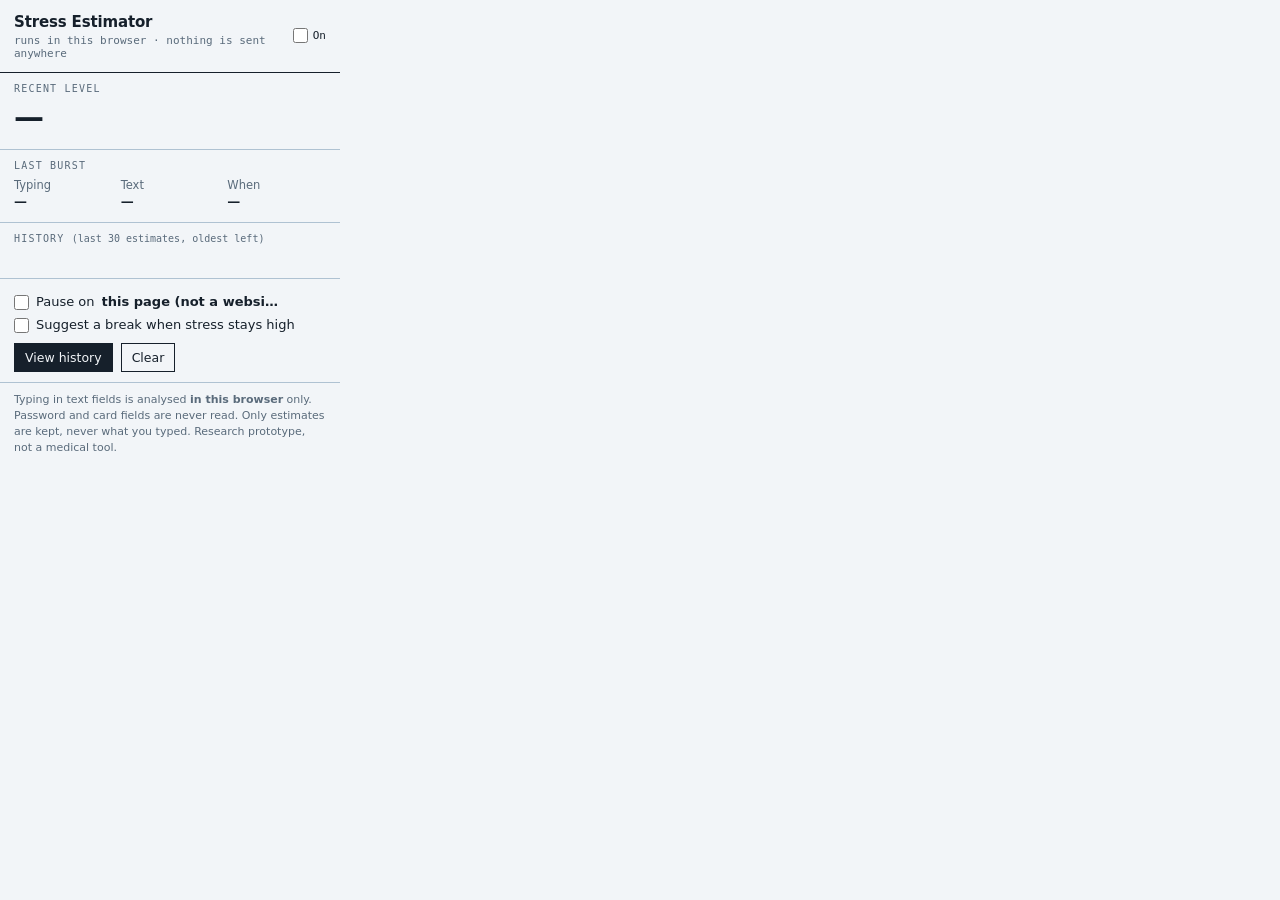
<file: extension/popup.html>
<!DOCTYPE html>
<html lang="en">
<head>
<meta charset="utf-8">
<title>Stress Estimator</title>
<link rel="stylesheet" href="popup.css">
</head>
<body>
  <header>
    <div>
      <div class="title">Stress Estimator</div>
      <div class="sub">runs in this browser · nothing is sent anywhere</div>
    </div>
    <label class="switch" title="Turn the extension on or off">
      <input type="checkbox" id="enabled"><span>On</span>
    </label>
  </header>

  <section class="now">
    <div class="k">Recent level <span class="muted" id="window"></span></div>
    <div class="level" id="level">—</div>
    <div id="bars"></div>
    <div class="muted small" id="method"></div>
  </section>

  <section>
    <div class="k">Last burst</div>
    <div class="split">
      <div><div class="muted small">Typing</div><div class="mini" id="typing">—</div></div>
      <div><div class="muted small">Text</div><div class="mini" id="text">—</div></div>
      <div><div class="muted small">When</div><div class="mini" id="when">—</div></div>
    </div>
  </section>

  <section>
    <div class="k">History <span class="muted">(last 30 estimates, oldest left)</span></div>
    <div class="strip" id="strip"></div>
  </section>

  <section class="controls">
    <label><input type="checkbox" id="pauseSite"> Pause on <b id="site">this site</b></label>
    <label><input type="checkbox" id="nudges"> Suggest a break when stress stays high</label>
    <div class="row">
      <button id="dashboard">View history</button>
      <button id="clear" class="ghost">Clear</button>
    </div>
  </section>

  <footer>
    Typing in text fields is analysed <b>in this browser</b> only.
    Password and card fields are never read. Only estimates are kept, never
    what you typed. Research prototype, not a medical tool.
  </footer>
  <script src="recent.js"></script>
  <script src="popup.js"></script>
</body>
</html>
</file>
<file: extension/dashboard.css>
:root{
  color-scheme:light;
  --surface:#fcfcfb; --page:#f2f4f6; --line:#dfe3e7; --line-strong:#c4cad1;
  --ink:#16202b; --ink-soft:#52606d; --ink-faint:#74808c;
  --low:#0a8f70; --medium:#b7791f; --high:#b3123f; --score:#2a78d6;
}
@media (prefers-color-scheme:dark){
  :root{
    color-scheme:dark;
    --surface:#182029; --page:#11171e; --line:#2a3642; --line-strong:#3a4856;
    --ink:#e6edf3; --ink-soft:#a3b1be; --ink-faint:#8795a3;
    --low:#199e70; --medium:#c98500; --high:#e8537a; --score:#3987e5;
  }
}
*{box-sizing:border-box}
body{margin:0;background:var(--page);color:var(--ink);font:14px/1.5 system-ui,-apple-system,"Segoe UI",sans-serif}
main{max-width:1040px;margin:0 auto;padding:24px 16px 48px}
header{display:flex;justify-content:space-between;align-items:flex-start;gap:16px;flex-wrap:wrap;margin-bottom:16px}
h1{font-size:24px;letter-spacing:-.01em;margin:0}
h2{font-size:15px;margin:0}
.sub,.hint{color:var(--ink-soft);margin:2px 0 0}
.hint{font-size:13px}
button{font:inherit;padding:6px 12px;border:1px solid var(--line-strong);background:var(--surface);color:var(--ink);border-radius:6px;cursor:pointer}
button.on{background:var(--ink);border-color:var(--ink);color:var(--surface)}
button.ghost{background:transparent;color:var(--ink-soft)}
:focus-visible{outline:2px solid var(--ink);outline-offset:2px}
.filters{display:flex;gap:8px;flex-wrap:wrap;align-items:center;margin-bottom:16px}
.custom{display:flex;gap:10px;flex-wrap:wrap;margin-left:auto}
.custom label{color:var(--ink-soft);font-size:13px}
input[type=date]{font:inherit;padding:4px 6px;border:1px solid var(--line-strong);border-radius:6px;background:var(--surface);color:var(--ink)}
.warn{margin:0 0 16px;padding:8px 12px;border:1px solid var(--line-strong);border-radius:6px;background:var(--surface);color:var(--ink-soft);font-size:13px}
[hidden]{display:none!important}
.top{display:grid;grid-template-columns:minmax(0,1.15fr) minmax(0,1fr);gap:12px;margin-bottom:12px}
.top .panel{margin:0}
.hero .k{color:var(--ink-soft);font-size:12.5px}
.heroline{display:flex;align-items:baseline;gap:6px;flex-wrap:wrap}
.figure{font-size:56px;font-weight:650;letter-spacing:-.02em;line-height:1.1}
.outof{color:var(--ink-faint);font-size:16px}
.verdict{margin-left:10px;font-size:20px;font-weight:600}
.delta{color:var(--ink-soft);font-size:13px;margin-bottom:12px}
.mix{display:flex;gap:2px;height:14px}
.seg{min-width:4px;flex-basis:0}
.seg:first-child{border-radius:4px 0 0 4px}
.seg:last-child{border-radius:0 4px 4px 0}
.seg:only-child{border-radius:4px}
.seg:hover,.seg:focus{filter:brightness(1.12);outline:none}
.bg-Low{background:var(--low)} .bg-Medium{background:var(--medium)} .bg-High{background:var(--high)}
.legend em{font-style:normal;color:var(--ink-faint)}
.legend b.round{width:9px;height:9px;border-radius:50%;display:inline-block}
.legend u.linekey{width:16px;height:2px;background:var(--ink-soft);display:inline-block;text-decoration:none}
.note{color:var(--ink-faint);font-size:12px;margin:10px 0 0}
.insights{margin:8px 0 0;padding:0;list-style:none}
.insights li{padding:7px 0;border-top:1px solid var(--line)}
.insights li:first-child{border-top:0;padding-top:0}
.chip{margin-left:4px;max-width:260px;overflow:hidden;text-overflow:ellipsis;white-space:nowrap;background:var(--surface);border-color:var(--score)}
.pair{display:grid;grid-template-columns:repeat(2,minmax(0,1fr));gap:12px;margin-bottom:12px}
.pair.solo{grid-template-columns:minmax(0,1fr)}
.pair .panel{margin:0}
.sites{margin-top:10px;display:flex;flex-direction:column;gap:2px}
.siterow{display:grid;grid-template-columns:minmax(0,38%) minmax(0,1fr) 36px 28px;align-items:center;gap:8px;width:100%;padding:5px 6px;border:0;border-radius:6px;background:transparent;color:var(--ink);text-align:left;font:inherit;font-size:13px}
button.siterow:hover{background:color-mix(in oklab,var(--ink) 7%,transparent)}
.siterow .name{overflow:hidden;text-overflow:ellipsis;white-space:nowrap}
.siterow .track{display:block;height:12px;background:var(--line);border-radius:0 4px 4px 0}
.siterow .fill{display:block;height:100%;background:var(--score);border-radius:0 4px 4px 0}
.siterow .value{text-align:right;font-weight:600;font-variant-numeric:tabular-nums}
.siterow .count{text-align:right;color:var(--ink-faint);font-size:12px;font-variant-numeric:tabular-nums}
.siterow.thin{opacity:.55}
.heatwrap{overflow-x:auto;margin-top:10px}
table.heat{border-collapse:separate;border-spacing:2px;width:100%;table-layout:fixed;font-size:11.5px}
table.heat th{position:static;background:none;border:0;padding:0 2px 2px;text-align:center;font-variant-numeric:tabular-nums;color:var(--ink-soft)}
table.heat tr>th:first-child{text-align:left;width:34px}
table.heat td{height:24px;padding:0;border:1px solid var(--line);border-radius:3px;background:transparent}
table.heat td[class^=step]{border-color:transparent}
table.heat td.few{background:radial-gradient(circle,var(--ink-faint) 0 2px,transparent 2.5px)}
.legend i.fewkey{border:1px solid var(--line);background:radial-gradient(circle,var(--ink-faint) 0 1.5px,transparent 2px)}
.sitehead{color:var(--ink-faint);font-size:12px;padding-bottom:0}
.sitehead .value{font-weight:400}
table.heat td[tabindex]:hover,table.heat td[tabindex]:focus{outline:2px solid var(--ink);outline-offset:-1px}
.step-0{background:color-mix(in oklab,var(--score) 18%,var(--surface))!important}
.step-1{background:color-mix(in oklab,var(--score) 38%,var(--surface))!important}
.step-2{background:color-mix(in oklab,var(--score) 58%,var(--surface))!important}
.step-3{background:color-mix(in oklab,var(--score) 78%,var(--surface))!important}
.step-4{background:var(--score)!important}
.dot{stroke:var(--surface);stroke-width:2}
.seg-score{fill:var(--score)}
.trend{fill:none;stroke:var(--ink-soft);stroke-width:2;stroke-linecap:round;stroke-linejoin:round}
.cross{stroke:var(--ink-faint);stroke-width:1}
.chart text.endlabel{fill:var(--ink);font-weight:600}
.tooltip strong{display:block;font-size:13.5px}
.tiles{display:grid;grid-template-columns:repeat(3,minmax(0,1fr));gap:12px;margin-bottom:12px}
.tile{background:var(--surface);border:1px solid var(--line);border-radius:8px;padding:12px 14px;min-width:0}
.tile .k{color:var(--ink-soft);font-size:12.5px}
.tile .v{font-size:22px;font-weight:650;letter-spacing:-.01em;line-height:1.25;overflow-wrap:anywhere}
.tile .d{color:var(--ink-faint);font-size:12px}
.panel{background:var(--surface);border:1px solid var(--line);border-radius:8px;padding:14px 16px;margin-bottom:12px}
.legend{display:flex;gap:14px;flex-wrap:wrap;margin-top:8px;font-size:12.5px;color:var(--ink-soft)}
.legend span{display:inline-flex;gap:6px;align-items:center}
.legend i{width:10px;height:10px;border-radius:2px;display:inline-block}
.chart{margin-top:8px;position:relative}
.chart svg{display:block;width:100%}
.chart text{fill:var(--ink-soft);font-size:11.5px;font-variant-numeric:tabular-nums}
.grid{stroke:var(--line);stroke-width:1}
.axis{stroke:var(--line-strong);stroke-width:1}
.seg-High{fill:var(--high)} .seg-Medium{fill:var(--medium)} .seg-Low{fill:var(--low)}
.thin{opacity:.35}
.hit{fill:transparent;cursor:crosshair;outline:none}
.empty{color:var(--ink-faint);padding:40px 16px;text-align:center}
.tooltip{position:fixed;z-index:10;pointer-events:none;background:var(--ink);color:var(--surface);border-radius:6px;padding:7px 10px;font-size:12.5px;line-height:1.45;font-variant-numeric:tabular-nums;max-width:240px;white-space:pre-line}
summary{cursor:pointer;font-weight:600;font-size:15px}
.tablewrap{overflow-x:auto;margin-top:14px;max-height:420px;overflow-y:auto}
table{width:100%;border-collapse:collapse;font-size:13px;font-variant-numeric:tabular-nums}
th,td{padding:5px 8px;border-bottom:1px solid var(--line);text-align:right;white-space:nowrap}
th:first-child,td:first-child{text-align:left}
th{color:var(--ink-soft);font-weight:500;position:sticky;top:0;background:var(--surface)}
footer{color:var(--ink-faint);font-size:12.5px}
@media (max-width:720px){.tiles,.top,.pair{grid-template-columns:minmax(0,1fr)}.custom{margin-left:0}}
</file>
<file: extension/popup.css>
:root{
  --paper:#E7ECF1; --paper-2:#F2F5F8; --grid:#C9D6E2; --grid-strong:#AFC2D2;
  --ink:#16202B; --ink-soft:#5A6B7B; --ink-faint:#8B9AA8;
  --low:#0a8f70; --medium:#B7791F; --high:#B3123F;
}
@media (prefers-color-scheme: dark){
  :root{
    --paper:#11171E; --paper-2:#182029; --grid:#2A3642; --grid-strong:#3A4856;
    --ink:#E6EDF3; --ink-soft:#A3B1BE; --ink-faint:#7A8896;
    --low:#199e70; --medium:#c98500; --high:#e8537a;
  }
}
*{box-sizing:border-box}
body{margin:0;width:340px;background:var(--paper-2);color:var(--ink);
  font:13px/1.45 system-ui,-apple-system,"Segoe UI",sans-serif}
header{display:flex;justify-content:space-between;align-items:center;gap:8px;
  padding:12px 14px;border-bottom:1.5px solid var(--ink)}
.title{font-weight:700;font-size:15px;letter-spacing:-.01em}
.sub{font:11px ui-monospace,Menlo,monospace;color:var(--ink-soft)}
.sub.bad{color:var(--high)}
section{padding:10px 14px;border-bottom:1px solid var(--grid-strong)}
.k{font:10px ui-monospace,Menlo,monospace;letter-spacing:.12em;text-transform:uppercase;color:var(--ink-soft);margin-bottom:6px}
.k .muted{letter-spacing:0;text-transform:none}
.muted{color:var(--ink-soft)}
.small{font-size:11.5px}
.level{font-weight:700;font-size:30px;letter-spacing:-.02em;line-height:1.1;margin-bottom:6px}
.level.Low{color:var(--low)} .level.Medium{color:var(--medium)} .level.High{color:var(--high)}
.bar{display:grid;grid-template-columns:56px 1fr 36px;gap:6px;align-items:center;font:11.5px ui-monospace,Menlo,monospace;margin:2px 0}
.track{height:8px;background:var(--paper);border:1px solid var(--grid-strong)}
.fill{height:100%}
.fill.Low{background:var(--low)} .fill.Medium{background:var(--medium)} .fill.High{background:var(--high)}
.pct{text-align:right}
.split{display:grid;grid-template-columns:repeat(3,1fr);gap:8px}
.mini{font-weight:600}
.mini.Low{color:var(--low)} .mini.Medium{color:var(--medium)} .mini.High{color:var(--high)}
.strip{display:flex;gap:2px;height:18px}
.strip span{flex:1;min-width:0}
.strip span.Low{background:var(--low)} .strip span.Medium{background:var(--medium)} .strip span.High{background:var(--high)}
.strip .empty{font:11px ui-monospace,Menlo,monospace;color:var(--ink-faint);flex:none}
.controls label{display:flex;gap:7px;align-items:center;margin:4px 0;cursor:pointer}
.controls b{max-width:180px;overflow:hidden;text-overflow:ellipsis;white-space:nowrap}
.row{display:flex;gap:8px;margin-top:8px}
button{font:12.5px system-ui,sans-serif;padding:6px 10px;border:1.5px solid var(--ink);background:var(--ink);color:var(--paper-2);cursor:pointer}
button.ghost{background:transparent;color:var(--ink)}
.switch{display:flex;gap:5px;align-items:center;font:11px ui-monospace,Menlo,monospace;cursor:pointer}
input[type=checkbox]{accent-color:var(--high);width:15px;height:15px;margin:0}
footer{padding:9px 14px;font-size:11px;color:var(--ink-soft)}
:focus-visible{outline:2px solid var(--high);outline-offset:2px}
</file>
